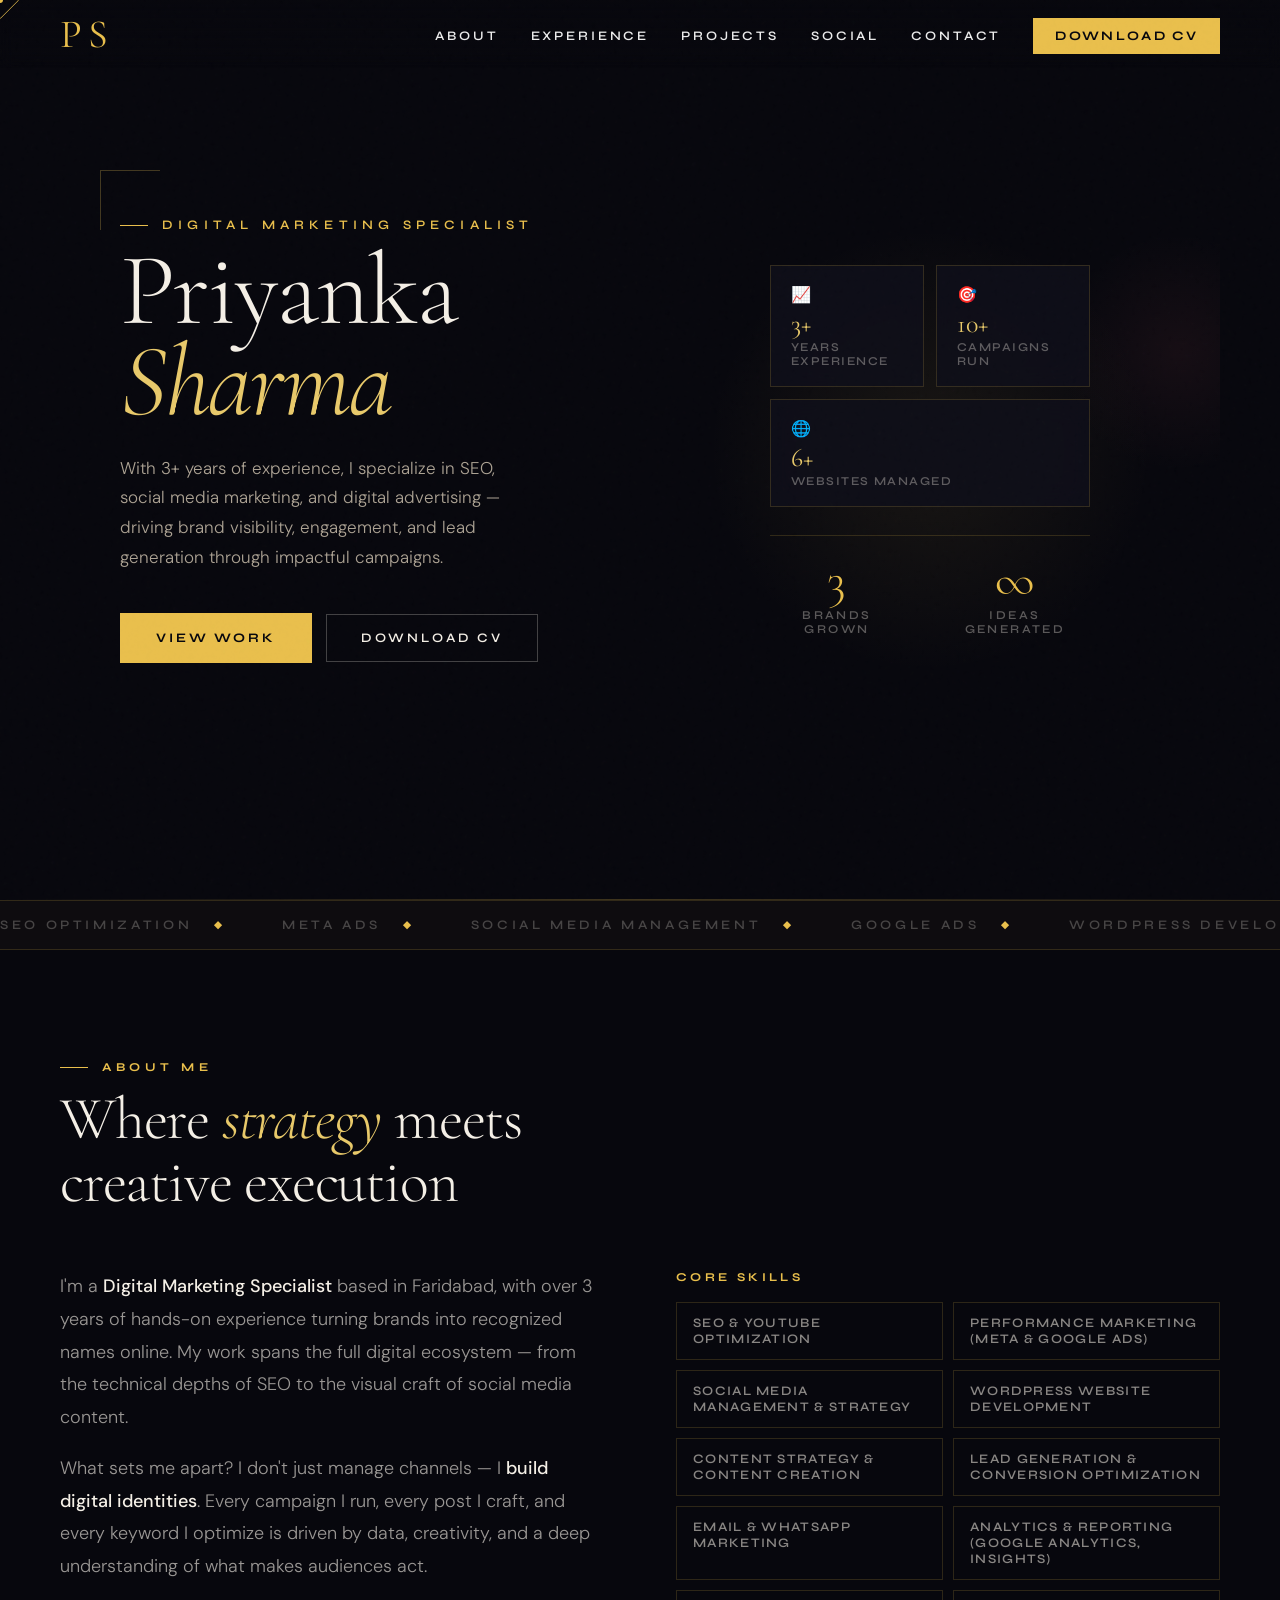
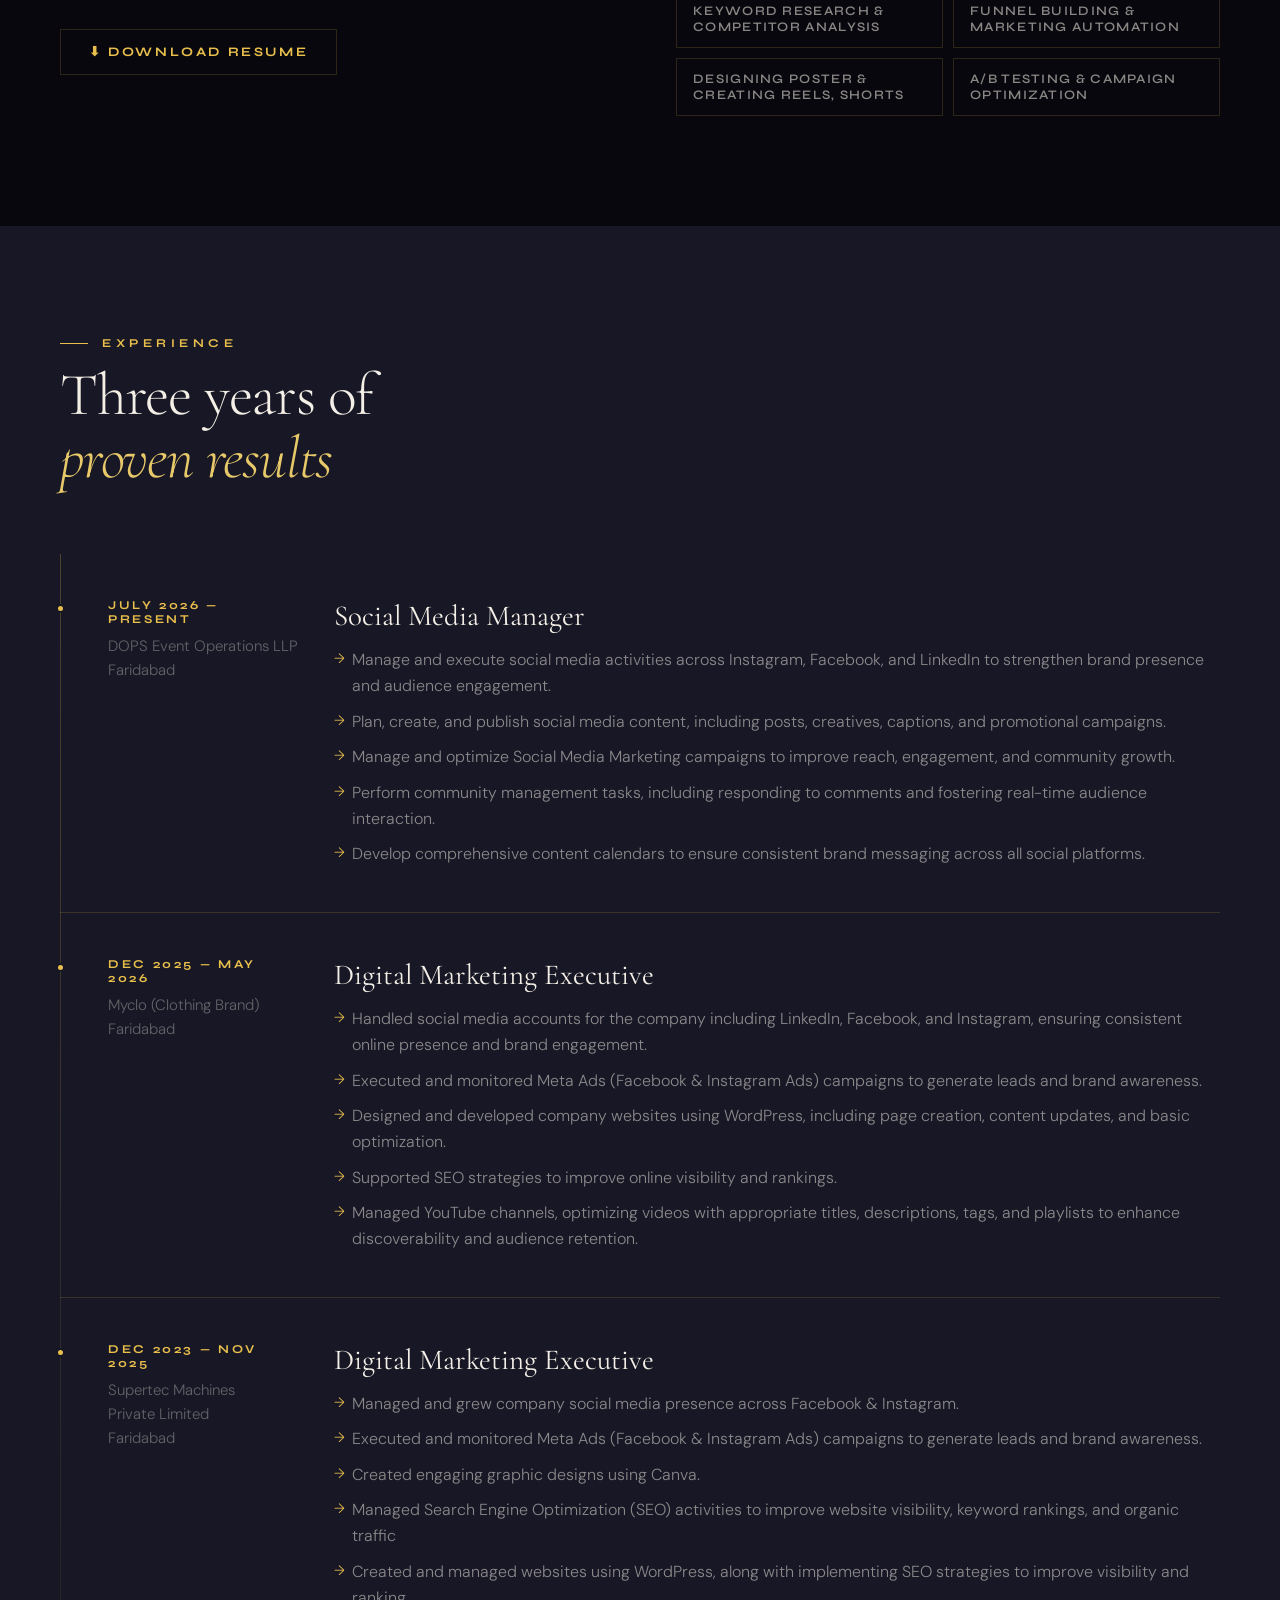
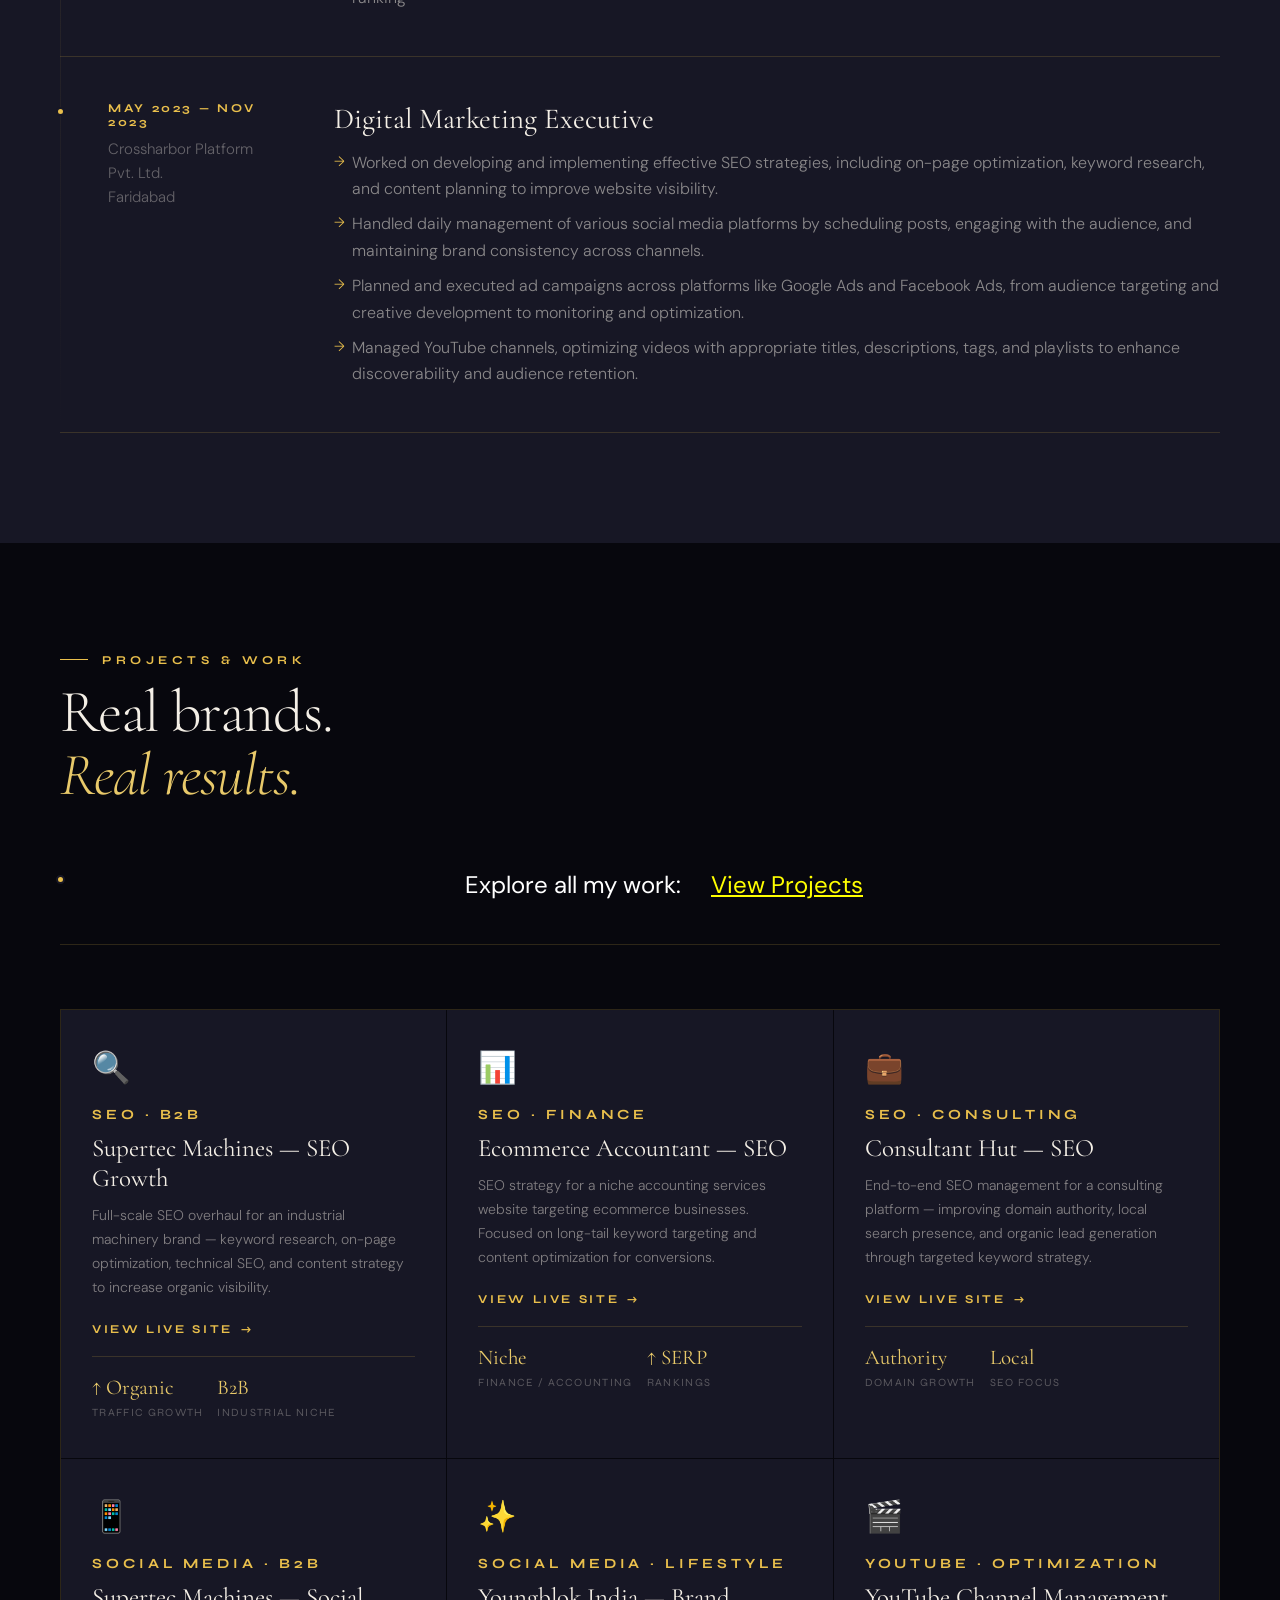
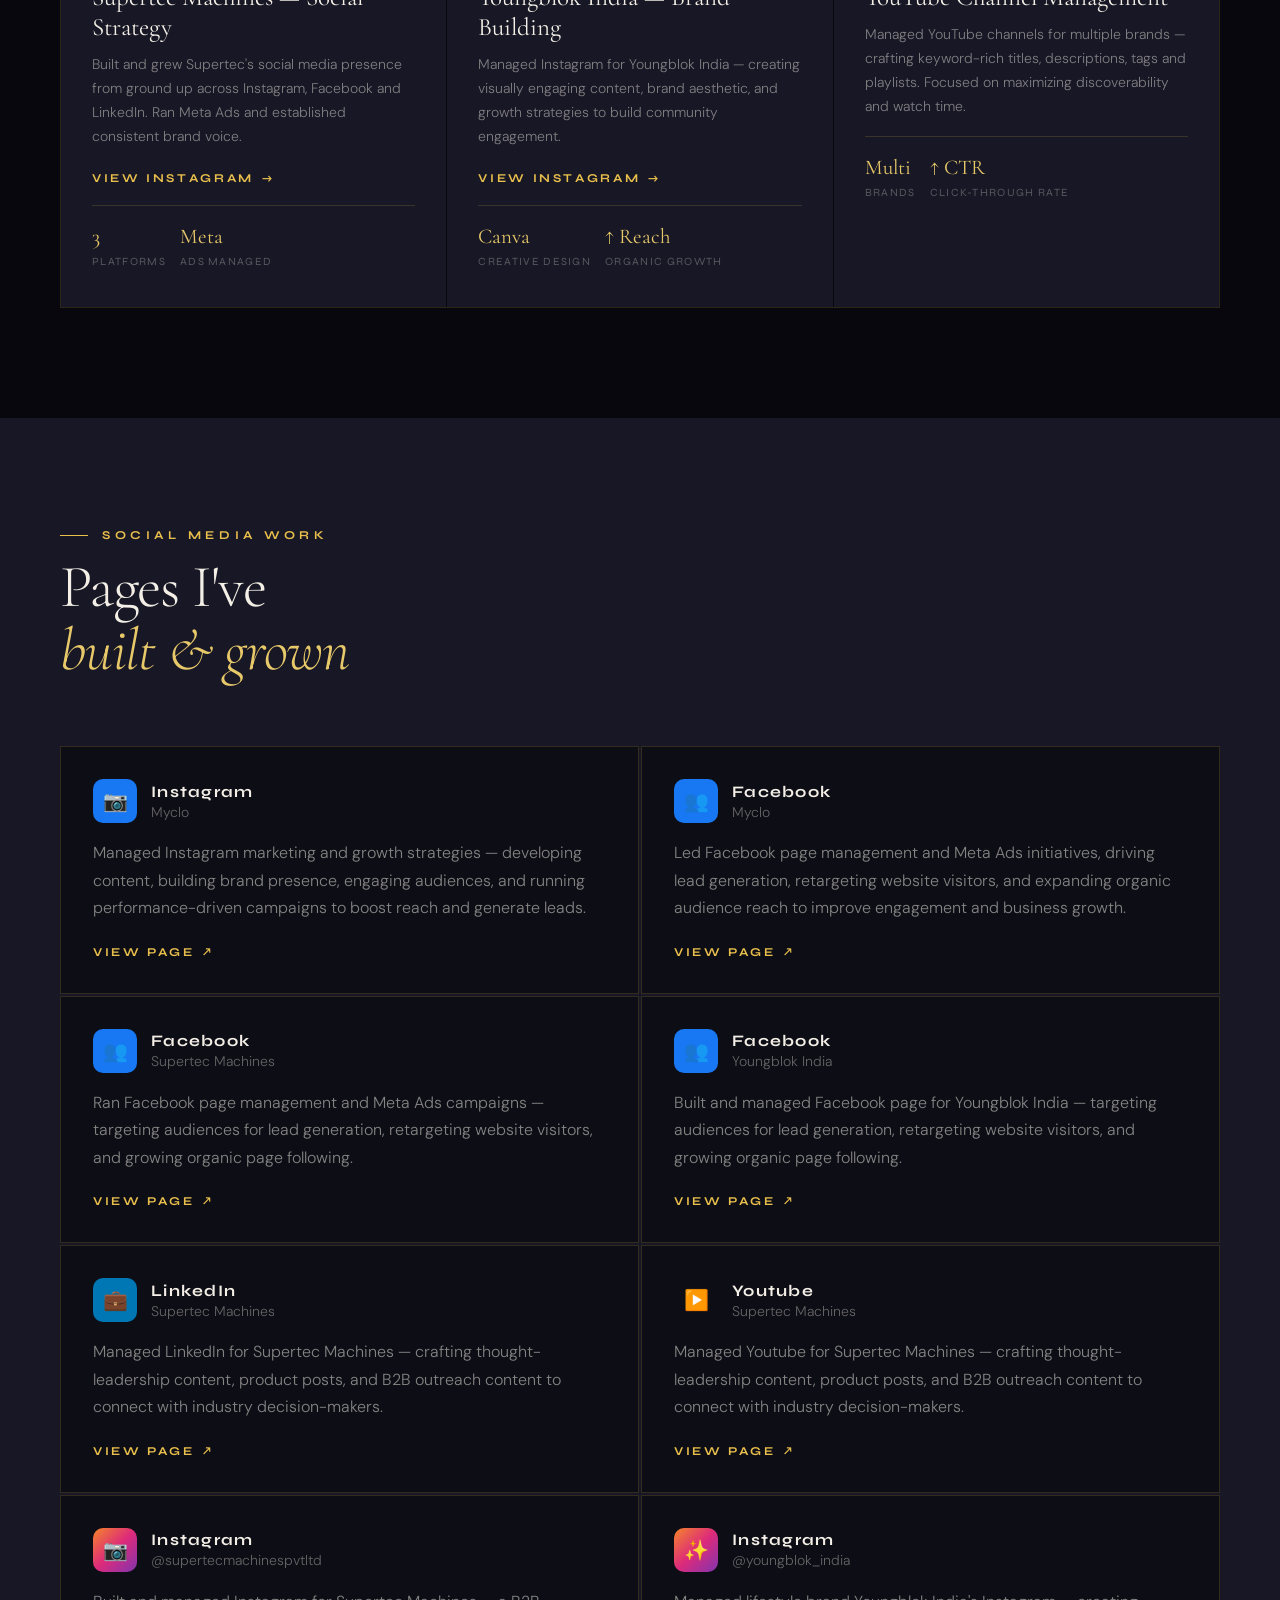
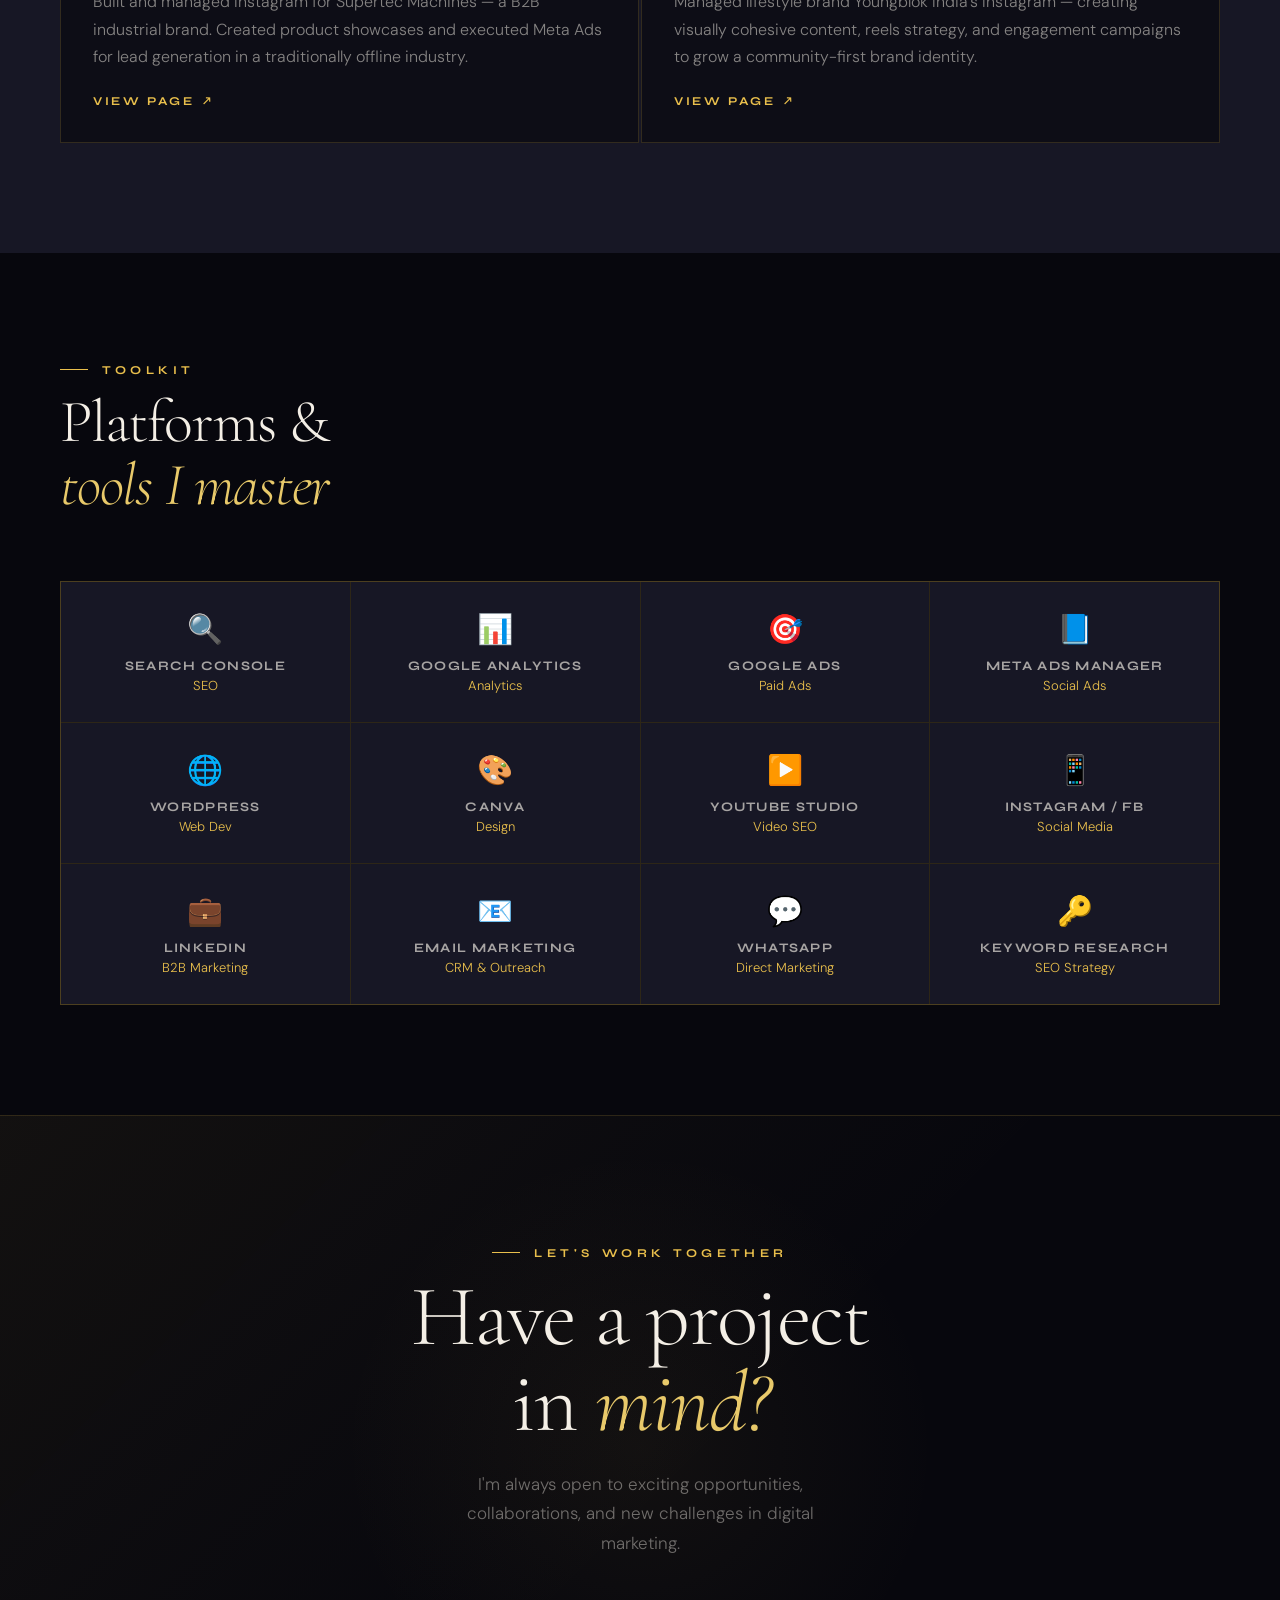
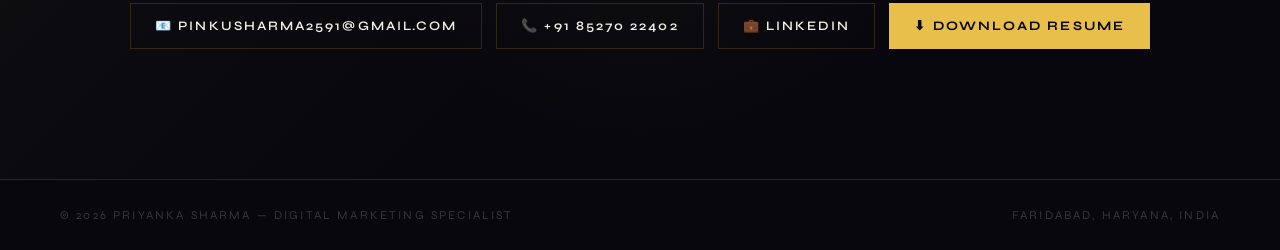
<file: index.html>
<!DOCTYPE html>
<html lang="en">
<head>
  <meta charset="UTF-8" />
  <meta name="viewport" content="width=device-width, initial-scale=1.0" />
  <title>Priyanka Sharma — Digital Marketing Specialist</title>
  <link rel="preconnect" href="https://fonts.googleapis.com" />
  <link href="https://fonts.googleapis.com/css2?family=Cormorant+Garamond:ital,wght@0,300;0,400;0,600;1,300;1,400&family=Syne:wght@400;500;600;700;800&family=DM+Sans:wght@300;400;500&display=swap" rel="stylesheet" />
  <link rel="stylesheet" href="style.css" />
</head>
<body>

  <div class="cursor-dot" id="cursorDot"></div>
  <div class="cursor-trail" id="cursorTrail"></div>

  <!-- NAV -->
  <nav id="mainNav">
    <div class="nav-logo">PS</div>
    <button class="nav-toggle" id="navToggle" aria-label="Toggle menu">
      <span></span><span></span><span></span>
    </button>
    <ul class="nav-links" id="navLinks">
      <li><a href="#about" class="nav-link">About</a></li>
      <li><a href="#experience" class="nav-link">Experience</a></li>
      <li><a href="#projects" class="nav-link">Projects</a></li>
      <li><a href="#social" class="nav-link">Social</a></li>
      <li><a href="#contact" class="nav-link">Contact</a></li>
      <li><a href="resume.pdf" download class="nav-resume">Download CV</a></li>
    </ul>
  </nav>

  <!-- MOBILE MENU OVERLAY -->
  <div class="mobile-overlay" id="mobileOverlay"></div>

  <!-- HERO -->
  <section class="hero">
    <div class="hero-left">
      <p class="hero-eyebrow">Digital Marketing Specialist</p>
      <h1 class="hero-name">Priyanka<br /><em>Sharma</em></h1>
      <p class="hero-tagline">
        With 3+ years of experience, I specialize in SEO, social media marketing, and digital advertising — driving brand visibility, engagement, and lead generation through impactful campaigns.
      </p>
      <div class="hero-cta">
        <a href="#projects" class="btn-primary">View Work</a>
        <a href="resume.pdf" download class="btn-ghost">Download CV</a>
      </div>
      <!-- <div class="hero-badges">
        <div class="badge">📈 SEO</div>
        <div class="badge">🎯 Meta Ads</div>
        <div class="badge">🌐 WordPress</div>
        <div class="badge">▶️ YouTube</div>
      </div> -->
    </div>

    <div class="hero-right">
      <div class="hero-visual">
        <div class="hero-bg-circle"></div>
        <div class="hero-bg-circle"></div>
      </div>
      <div class="hero-metrics-grid">
        <div class="metric-card">
          <div class="metric-icon">📈</div>
          <div class="metric-val">3+</div>
          <div class="metric-desc">Years Experience</div>
        </div>
        <div class="metric-card">
          <div class="metric-icon">🎯</div>
          <div class="metric-val">10+</div>
          <div class="metric-desc">Campaigns Run</div>
        </div>
        <div class="metric-card">
          <div class="metric-icon">🌐</div>
          <div class="metric-val">6+</div>
          <div class="metric-desc">Websites Managed</div>
        </div>
      </div>
      <div class="hero-stats">
        <div class="stat-item">
          <div class="stat-num">3</div>
          <div class="stat-label">Brands Grown</div>
        </div>
        <div class="stat-item">
          <div class="stat-num">∞</div>
          <div class="stat-label">Ideas Generated</div>
        </div>
      </div>
    </div>
    <div class="hero-line"></div>
  </section>

  <!-- MARQUEE -->
  <div class="marquee-section">
    <div class="marquee-track">
      <span class="marquee-item">SEO Optimization</span>
      <span class="marquee-item">Meta Ads</span>
      <span class="marquee-item">Social Media Management</span>
      <span class="marquee-item">Google Ads</span>
      <span class="marquee-item">WordPress Development</span>
      <span class="marquee-item">YouTube SEO</span>
      <span class="marquee-item">Content Marketing</span>
      <span class="marquee-item">Email Marketing</span>
      <span class="marquee-item">Canva Design</span>
      <span class="marquee-item">Lead Generation</span>
      <span class="marquee-item">Brand Strategy</span>
      <span class="marquee-item">WhatsApp Marketing</span>
      <span class="marquee-item">SEO Optimization</span>
      <span class="marquee-item">Meta Ads</span>
      <span class="marquee-item">Social Media Management</span>
      <span class="marquee-item">Google Ads</span>
      <span class="marquee-item">WordPress Development</span>
      <span class="marquee-item">YouTube SEO</span>
      <span class="marquee-item">Content Marketing</span>
      <span class="marquee-item">Email Marketing</span>
      <span class="marquee-item">Canva Design</span>
      <span class="marquee-item">Lead Generation</span>
      <span class="marquee-item">Brand Strategy</span>
      <span class="marquee-item">WhatsApp Marketing</span>
    </div>
  </div>

  <!-- ABOUT -->
  <section id="about">
    <p class="section-label reveal">About Me</p>
    <h2 class="section-title reveal">Where <em>strategy</em> meets<br />creative execution</h2>
    <div class="about-grid">
      <div class="about-text reveal">
        <p>I'm a <strong>Digital Marketing Specialist</strong> based in Faridabad, with over 3 years of hands-on experience turning brands into recognized names online. My work spans the full digital ecosystem — from the technical depths of SEO to the visual craft of social media content.</p>
        <p>What sets me apart? I don't just manage channels — I <strong>build digital identities</strong>. Every campaign I run, every post I craft, and every keyword I optimize is driven by data, creativity, and a deep understanding of what makes audiences act.</p>
        
        <a href="resume.pdf" download class="btn-resume">⬇ Download Resume</a>
      </div>
      <div class="reveal">
        <p class="skills-label">Core Skills</p>
        <div class="skills-grid">
          <div class="skill-chip">SEO &amp; YouTube Optimization</div>
          <div class="skill-chip">Performance Marketing (Meta &amp; Google Ads)</div>
          <div class="skill-chip">Social Media Management &amp; Strategy</div>
          <div class="skill-chip">WordPress Website Development</div>
          <div class="skill-chip">Content Strategy &amp; Content Creation</div>
          <div class="skill-chip">Lead Generation &amp; Conversion Optimization</div>
          <div class="skill-chip">Email &amp; WhatsApp Marketing</div>
          <div class="skill-chip">Analytics &amp; Reporting (Google Analytics, Insights)</div>
          <div class="skill-chip">Keyword Research &amp; Competitor Analysis</div>
          <div class="skill-chip">Funnel Building &amp; Marketing Automation</div>
          <div class="skill-chip">Designing Poster &amp; creating reels, Shorts</div>
          <div class="skill-chip">A/B Testing &amp; Campaign Optimization</div>
        </div>
      </div>
    </div>
  </section>

  <!-- EXPERIENCE -->
  <section id="experience">
    <p class="section-label reveal">Experience</p>
    <h2 class="section-title reveal">Three years of<br /><em>proven results</em></h2>
    <div class="exp-timeline">
      <div class="exp-item reveal">
        <div class="exp-meta">
          <div class="exp-period">July 2026 — Present</div>
          <div class="exp-company">DOPS Event Operations LLP<br />Faridabad</div>
        </div>
        <div>
          <h3 class="exp-role">Social Media Manager</h3>
          <ul class="exp-bullets">
            <li>Manage and execute social media activities across Instagram, Facebook, and LinkedIn to strengthen brand presence and audience engagement.</li>
            <li>Plan, create, and publish social media content, including posts, creatives, captions, and promotional campaigns.</li>
            <li>Manage and optimize Social Media Marketing campaigns to improve reach, engagement, and community growth.</li>
            <li>Perform community management tasks, including responding to comments and fostering real-time audience interaction.</li>
            <li>Develop comprehensive content calendars to ensure consistent brand messaging across all social platforms.</li>
          </ul>
        </div>
      </div>

      <div class="exp-item reveal">
        <div class="exp-meta">
          <div class="exp-period">Dec 2025 — May 2026</div>
          <div class="exp-company">Myclo (Clothing Brand)<br />Faridabad</div>
        </div>
        <div>
          <h3 class="exp-role">Digital Marketing Executive</h3>
          <ul class="exp-bullets">
            <li>Handled social media accounts for the company including LinkedIn, Facebook, and Instagram, ensuring consistent online presence and brand engagement.</li>
            <li>Executed and monitored Meta Ads (Facebook & Instagram Ads) campaigns to generate leads and brand awareness.</li>
            <li>Designed and developed company websites using WordPress, including page creation, content updates, and basic optimization.</li>
            <li>Supported SEO strategies to improve online visibility and rankings.</li>
            <li>Managed YouTube channels, optimizing videos with appropriate titles, descriptions, tags, and playlists to enhance discoverability and audience retention.</li>
          </ul>
        </div>
      </div>
      <div class="exp-item reveal">
        <div class="exp-meta">
          <div class="exp-period">Dec 2023 — Nov 2025</div>
          <div class="exp-company">Supertec Machines<br />Private Limited<br />Faridabad</div>
        </div>
        <div>
          <h3 class="exp-role">Digital Marketing Executive</h3>
          <ul class="exp-bullets">
            <li>Managed and grew company social media presence across Facebook & Instagram.</li>
            <li>Executed and monitored Meta Ads (Facebook & Instagram Ads) campaigns to generate leads and brand awareness.</li>
            <li>Created engaging graphic designs using Canva.</li>
            <li>Managed Search Engine Optimization (SEO) activities to improve website visibility, keyword rankings, and organic traffic</li>
            <li>Created and managed websites using WordPress, along with implementing SEO strategies to improve visibility and ranking</li>
          </ul>
        </div>
      </div>
      <div class="exp-item reveal">
        <div class="exp-meta">
          <div class="exp-period">May 2023 — Nov 2023</div>
          <div class="exp-company">Crossharbor Platform<br />Pvt. Ltd.<br />Faridabad</div>
        </div>
        <div>
          <h3 class="exp-role">Digital Marketing Executive</h3>
          <ul class="exp-bullets">
            <li>Worked on developing and implementing effective SEO strategies, including on-page optimization, keyword research, and content planning to improve website visibility.</li>
            <li>Handled daily management of various social media platforms by scheduling posts, engaging with the audience, and maintaining brand consistency across channels.</li>
            <li>Planned and executed ad campaigns across platforms like Google Ads and Facebook Ads, from audience targeting and creative development to monitoring and optimization.</li>
            <li>Managed YouTube channels, optimizing videos with appropriate titles, descriptions, tags, and playlists to enhance discoverability and audience retention.</li>
          </ul>
        </div>
      </div>
    </div>
  </section>

  <!-- PROJECTS -->
  <section id="projects">
    <p class="section-label reveal">Projects &amp; Work</p>
    <h2 class="section-title reveal">Real brands.<br /><em>Real results.</em></h2>

    <div class="exp-item reveal" style="display: flex; align-items: center; justify-content: center; gap: 30px;">

        <h2 style="margin: 0; font-style: new roman; font-weight: 400; font-size: 1.5rem; color: #fff;">
            Explore all my work:
        </h2>

        <a href="https://www.linkedin.com/in/priyanka-s-147006272/recent-activity/all/"
          target="_blank"
          style="color: yellow;">

            <h2 style="font-style: new roman; font-weight: 400; font-size: 1.5rem;">
                View Projects
            </h2>

        </a>

    </div>

    <div class="projects-grid">

      <div class="project-card reveal">
        <span class="project-icon">🔍</span>
        <div class="project-tag">SEO · B2B</div>
        <h3 class="project-name">Supertec Machines — SEO Growth</h3>
        <p class="project-desc">Full-scale SEO overhaul for an industrial machinery brand — keyword research, on-page optimization, technical SEO, and content strategy to increase organic visibility.</p>
        <a href="https://supertecmachines.in/" target="_blank" rel="noopener noreferrer" class="project-link">View Live Site</a>
        <div class="project-metrics">
          <div><span class="pm">↑ Organic</span><span class="pm-label">Traffic Growth</span></div>
          <div><span class="pm">B2B</span><span class="pm-label">Industrial Niche</span></div>
        </div>
      </div>

      <div class="project-card reveal">
        <span class="project-icon">📊</span>
        <div class="project-tag">SEO · Finance</div>
        <h3 class="project-name">Ecommerce Accountant — SEO</h3>
        <p class="project-desc">SEO strategy for a niche accounting services website targeting ecommerce businesses. Focused on long-tail keyword targeting and content optimization for conversions.</p>
        <a href="https://ecommerceaccountant.in/" target="_blank" rel="noopener noreferrer" class="project-link">View Live Site</a>
        <div class="project-metrics">
          <div><span class="pm">Niche</span><span class="pm-label">Finance / Accounting</span></div>
          <div><span class="pm">↑ SERP</span><span class="pm-label">Rankings</span></div>
        </div>
      </div>

      <div class="project-card reveal">
        <span class="project-icon">💼</span>
        <div class="project-tag">SEO · Consulting</div>
        <h3 class="project-name">Consultant Hut — SEO</h3>
        <p class="project-desc">End-to-end SEO management for a consulting platform — improving domain authority, local search presence, and organic lead generation through targeted keyword strategy.</p>
        <a href="https://consultanthut.com/" target="_blank" rel="noopener noreferrer" class="project-link">View Live Site</a>
        <div class="project-metrics">
          <div><span class="pm">Authority</span><span class="pm-label">Domain Growth</span></div>
          <div><span class="pm">Local</span><span class="pm-label">SEO Focus</span></div>
        </div>
      </div>

      <div class="project-card reveal">
        <span class="project-icon">📱</span>
        <div class="project-tag">Social Media · B2B</div>
        <h3 class="project-name">Supertec Machines — Social Strategy</h3>
        <p class="project-desc">Built and grew Supertec's social media presence from ground up across Instagram, Facebook and LinkedIn. Ran Meta Ads and established consistent brand voice.</p>
        <a href="https://www.instagram.com/supertecmachinespvtltd/" target="_blank" rel="noopener noreferrer" class="project-link">View Instagram</a>
        <div class="project-metrics">
          <div><span class="pm">3</span><span class="pm-label">Platforms</span></div>
          <div><span class="pm">Meta</span><span class="pm-label">Ads Managed</span></div>
        </div>
      </div>

      <div class="project-card reveal">
        <span class="project-icon">✨</span>
        <div class="project-tag">Social Media · Lifestyle</div>
        <h3 class="project-name">Youngblok India — Brand Building</h3>
        <p class="project-desc">Managed Instagram for Youngblok India — creating visually engaging content, brand aesthetic, and growth strategies to build community engagement.</p>
        <a href="https://www.instagram.com/youngblok_india/" target="_blank" rel="noopener noreferrer" class="project-link">View Instagram</a>
        <div class="project-metrics">
          <div><span class="pm">Canva</span><span class="pm-label">Creative Design</span></div>
          <div><span class="pm">↑ Reach</span><span class="pm-label">Organic Growth</span></div>
        </div>
      </div>

      <div class="project-card reveal">
        <span class="project-icon">🎬</span>
        <div class="project-tag">YouTube · Optimization</div>
        <h3 class="project-name">YouTube Channel Management</h3>
        <p class="project-desc">Managed YouTube channels for multiple brands — crafting keyword-rich titles, descriptions, tags and playlists. Focused on maximizing discoverability and watch time.</p>
        <div class="project-metrics">
          <div><span class="pm">Multi</span><span class="pm-label">Brands</span></div>
          <div><span class="pm">↑ CTR</span><span class="pm-label">Click-Through Rate</span></div>
        </div>
      </div>

    </div>
  </section>

  <!-- SOCIAL MEDIA -->
  <section id="social">
    <p class="section-label reveal">Social Media Work</p>
    <h2 class="section-title reveal">Pages I've<br /><em>built &amp; grown</em></h2>
    <div class="social-showcase">
      <!-- Myclo -->
      <div class="social-platform reveal">
        <div class="platform-header">
          <div class="platform-icon fb">📷</div>
          <div>
            <div class="platform-name">Instagram</div>
            <div class="platform-handle">Myclo</div>
          </div>
        </div>
        <p class="platform-desc">Managed Instagram marketing and growth strategies — developing content, building brand presence, engaging audiences, and running performance-driven campaigns to boost reach and generate leads.</p>
        <a href="https://www.instagram.com/myclo.in?igsh=eHFmaHN0NjB5Nmd3" target="_blank" rel="noopener noreferrer" class="platform-link">View Page</a>
      </div>
      <!-- Myclo -->
      <div class="social-platform reveal">
        <div class="platform-header">
          <div class="platform-icon fb">👥</div>
          <div>
            <div class="platform-name">Facebook</div>
            <div class="platform-handle">Myclo</div>
          </div>
        </div>
        <p class="platform-desc">Led Facebook page management and Meta Ads initiatives, driving lead generation, retargeting website visitors, and expanding organic audience reach to improve engagement and business growth.</p>
        <a href="https://www.facebook.com/share/1BTgTJUf9e/" target="_blank" rel="noopener noreferrer" class="platform-link">View Page</a>
      </div>

      <div class="social-platform reveal">
        <div class="platform-header">
          <div class="platform-icon fb">👥</div>
          <div>
            <div class="platform-name">Facebook</div>
            <div class="platform-handle">Supertec Machines</div>
          </div>
        </div>
        <p class="platform-desc">Ran Facebook page management and Meta Ads campaigns — targeting audiences for lead generation, retargeting website visitors, and growing organic page following.</p>
        <a href="https://www.facebook.com/profile.php?id=100063689182638" target="_blank" rel="noopener noreferrer" class="platform-link">View Page</a>
      </div>
      <!-- young block face book -->
      <div class="social-platform reveal">
        <div class="platform-header">
          <div class="platform-icon fb">👥</div>
          <div>
            <div class="platform-name">Facebook</div>
            <div class="platform-handle">Youngblok India</div>
          </div>
        </div>
        <p class="platform-desc">Built and managed Facebook page for Youngblok India — targeting audiences for lead generation, retargeting website visitors, and growing organic page following.</p>
        <a href="https://www.facebook.com/share/1CjeyEXDLN/" target="_blank" rel="noopener noreferrer" class="platform-link">View Page</a>
      </div>
     <!-- linkedin -->
      <div class="social-platform reveal">
        <div class="platform-header">
          <div class="platform-icon li">💼</div>
          <div>
            <div class="platform-name">LinkedIn</div>
            <div class="platform-handle">Supertec Machines</div>
          </div>
        </div>
        <p class="platform-desc">Managed LinkedIn for Supertec Machines — crafting thought-leadership content, product posts, and B2B outreach content to connect with industry decision-makers.</p>
        <a href="https://www.linkedin.com/company/110881069/" target="_blank" rel="noopener noreferrer" class="platform-link">View Page</a>
      </div>
      <!-- Youtube -->
      <div class="social-platform reveal">
        <div class="platform-header">
          <div class="platform-icon yt">▶️</div>
          <div>
            <div class="platform-name">Youtube</div>
            <div class="platform-handle">Supertec Machines</div>
          </div>
        </div>
        <p class="platform-desc">Managed Youtube for Supertec Machines — crafting thought-leadership content, product posts, and B2B outreach content to connect with industry decision-makers.</p>
        <a href="https://youtube.com/@supertecmachines1984?si=lJX7kaq7aN4XGaYu" target="_blank" rel="noopener noreferrer" class="platform-link">View Page</a>
      </div>

      <div class="social-platform reveal">
        <div class="platform-header">
          <div class="platform-icon ig">📷</div>
          <div>
            <div class="platform-name">Instagram</div>
            <div class="platform-handle">@supertecmachinespvtltd</div>
          </div>
        </div>
        <p class="platform-desc">Built and managed Instagram for Supertec Machines — a B2B industrial brand. Created product showcases and executed Meta Ads for lead generation in a traditionally offline industry.</p>
        <a href="https://www.instagram.com/supertecmachinespvtltd/" target="_blank" rel="noopener noreferrer" class="platform-link">View Page</a>
      </div>
      <div class="social-platform reveal">
        <div class="platform-header">
          <div class="platform-icon ig">✨</div>
          <div>
            <div class="platform-name">Instagram</div>
            <div class="platform-handle">@youngblok_india</div>
          </div>
        </div>
        <p class="platform-desc">Managed lifestyle brand Youngblok India's Instagram — creating visually cohesive content, reels strategy, and engagement campaigns to grow a community-first brand identity.</p>
        <a href="https://www.instagram.com/youngblok_india/" target="_blank" rel="noopener noreferrer" class="platform-link">View Page</a>
      </div>

      
    </div>
  </section>

  <!-- TOOLS -->
  <section id="tools">
    <p class="section-label reveal">Toolkit</p>
    <h2 class="section-title reveal">Platforms &amp;<br /><em>tools I master</em></h2>
    <div class="tools-grid reveal">
      <div class="tool-item"><span class="tool-emoji">🔍</span><div class="tool-name">Search Console</div><div class="tool-cat">SEO</div></div>
      <div class="tool-item"><span class="tool-emoji">📊</span><div class="tool-name">Google Analytics</div><div class="tool-cat">Analytics</div></div>
      <div class="tool-item"><span class="tool-emoji">🎯</span><div class="tool-name">Google Ads</div><div class="tool-cat">Paid Ads</div></div>
      <div class="tool-item"><span class="tool-emoji">📘</span><div class="tool-name">Meta Ads Manager</div><div class="tool-cat">Social Ads</div></div>
      <div class="tool-item"><span class="tool-emoji">🌐</span><div class="tool-name">WordPress</div><div class="tool-cat">Web Dev</div></div>
      <div class="tool-item"><span class="tool-emoji">🎨</span><div class="tool-name">Canva</div><div class="tool-cat">Design</div></div>
      <div class="tool-item"><span class="tool-emoji">▶️</span><div class="tool-name">YouTube Studio</div><div class="tool-cat">Video SEO</div></div>
      <div class="tool-item"><span class="tool-emoji">📱</span><div class="tool-name">Instagram / FB</div><div class="tool-cat">Social Media</div></div>
      <div class="tool-item"><span class="tool-emoji">💼</span><div class="tool-name">LinkedIn</div><div class="tool-cat">B2B Marketing</div></div>
      <div class="tool-item"><span class="tool-emoji">📧</span><div class="tool-name">Email Marketing</div><div class="tool-cat">CRM &amp; Outreach</div></div>
      <div class="tool-item"><span class="tool-emoji">💬</span><div class="tool-name">WhatsApp</div><div class="tool-cat">Direct Marketing</div></div>
      <div class="tool-item"><span class="tool-emoji">🔑</span><div class="tool-name">Keyword Research</div><div class="tool-cat">SEO Strategy</div></div>
    </div>
  </section>

  <!-- CONTACT -->
  <section id="contact">
    <p class="section-label reveal" style="justify-content:center">Let's Work Together</p>
    <h2 class="contact-big reveal">Have a project<br />in <em>mind?</em></h2>
    <p class="contact-sub reveal">I'm always open to exciting opportunities, collaborations, and new challenges in digital marketing.</p>
    <div class="contact-links reveal">
      <a href="mailto:pinkusharma2591@gmail.com" class="contact-pill">📧 pinkusharma2591@gmail.com</a>
      <a href="tel:8527022402" class="contact-pill">📞 +91 85270 22402</a>
      <a href="https://www.linkedin.com/in/priyanka-s-147006272/" target="_blank" rel="noopener noreferrer" class="contact-pill">💼 LinkedIn</a>
      <a href="resume.pdf" download class="contact-pill contact-pill-gold">⬇ Download Resume</a>
    </div>
  </section>

  <!-- FOOTER -->
  <footer>
    <p>© 2026 Priyanka Sharma — Digital Marketing Specialist</p>
    <p>Faridabad, Haryana, India</p>
  </footer>

  <script src="script.js"></script>
</body>
</html>
</file>
<file: style.css>
/* ============================================
   PRIYANKA SHARMA — PORTFOLIO  style.css
   ============================================ */

:root {
  --ink: #07070d;
  --cream: #f4efe6;
  --gold: #e9bf4c;
  --gold-light: #e8c96a;
  --gold-dim: rgba(235, 192, 75, 0.15);
  --card-bg: #171725;
  --card-border: rgba(215, 176, 70, 0.18);
  --muted: rgba(239, 226, 202, 0.716);
}

*,*::before,*::after { margin:0; padding:0; box-sizing:border-box; }
html { scroll-behavior:smooth; }

body {
  background: var(--ink);
  color: var(--cream);
  font-family: 'DM Sans', sans-serif;
  font-weight: 300;
  overflow-x: hidden;
  cursor: none;
}

/* Noise */
body::after {
  content:''; position:fixed; inset:0;
  background-image:url("data:image/svg+xml,%3Csvg viewBox='0 0 200 200' xmlns='http://www.w3.org/2000/svg'%3E%3Cfilter id='n'%3E%3CfeTurbulence type='fractalNoise' baseFrequency='0.85' numOctaves='4' stitchTiles='stitch'/%3E%3C/filter%3E%3Crect width='100%25' height='100%25' filter='url(%23n)' opacity='0.035'/%3E%3C/svg%3E");
  pointer-events:none; z-index:9990; opacity:0.5;
}

/* ===================== CURSOR ===================== */
.cursor-dot {
  position:fixed; width:6px; height:6px;
  background:var(--gold); border-radius:50%;
  pointer-events:none; z-index:9999;
  transform:translate(-50%,-50%);
  transition:transform 0.08s ease, background 0.2s ease;
}
.cursor-trail {
  position:fixed; width:28px; height:28px;
  border:1.5px solid var(--gold);
  border-radius:2px;
  pointer-events:none; z-index:9998;
  transform:translate(-50%,-50%) rotate(45deg);
  transition:all 0.18s ease;
  opacity:0.7;
}
.cursor-trail.active {
  transform:translate(-50%,-50%) rotate(45deg) scale(1.6);
  border-color:var(--gold-light);
  opacity:1;
}
body:hover .cursor-dot { transform:translate(-50%,-50%) scale(1); }

/* ===================== NAV ===================== */
nav {
  position:fixed; top:0; left:0; right:0; z-index:500;
  display:flex; align-items:center; justify-content:space-between;
  padding:10px 60px;
  background:linear-gradient(to bottom,rgba(7,7,13,0.98) 0%,transparent 100%);
  backdrop-filter:blur(8px);
  transition:padding 0.3s ease;
}
nav.scrolled { padding:6px 60px; background:rgba(7,7,13,0.97); }

.nav-logo {
  font-family:'Cormorant Garamond',serif;
  font-size:40px; font-weight:400; letter-spacing:0.15em;
  color:var(--gold); text-decoration:none;
}

.nav-links {
  display:flex; gap:32px; list-style:none; align-items:center;
}
.nav-links a {
  font-family:'Syne',sans-serif; font-size:13px; font-weight:600;
  letter-spacing:0.22em; text-transform:uppercase;
  color:rgba(255, 255, 255, 0.927); text-decoration:none;
  transition:color 0.3s ease;
}
.nav-links a:hover { color:var(--gold); }

.nav-resume {
  font-family:'Syne',sans-serif !important; font-size:13px !important;
  font-weight:700 !important; letter-spacing:0.18em !important;
  text-transform:uppercase !important;
  color:var(--ink) !important;
  background:var(--gold);
  padding:10px 22px;
  text-decoration:none;
  transition:background 0.3s ease, transform 0.2s ease !important;
}
.nav-resume:hover { background:var(--gold-light) !important; transform:translateY(-1px) !important; }

/* Hamburger */
.nav-toggle {
  display:none; flex-direction:column; gap:5px;
  background:none; border:none; cursor:none; padding:4px;
}
.nav-toggle span {
  display:block; width:22px; height:1.5px;
  background:var(--cream); transition:all 0.3s ease;
}
.nav-toggle.open span:nth-child(1) { transform:translateY(6.5px) rotate(45deg); }
.nav-toggle.open span:nth-child(2) { opacity:0; }
.nav-toggle.open span:nth-child(3) { transform:translateY(-6.5px) rotate(-45deg); }

/* Mobile overlay */
.mobile-overlay {
  display:none; position:fixed; inset:0;
  background:rgba(7,7,13,0.6); z-index:400;
}
.mobile-overlay.show { display:block; }

/* ===================== HERO ===================== */
.hero {
  min-height:100vh;
  display:grid; grid-template-columns:1fr 1fr;
  position:relative; overflow:hidden;
}

.hero-left {
  display:flex; flex-direction:column; justify-content:center;
  padding:60px 60px 80px;
  position:relative; z-index:2;
}

.hero-eyebrow {
  font-family:'Syne',sans-serif; font-size:13px; font-weight:600;
  letter-spacing:0.4em; text-transform:uppercase;
  color:var(--gold); margin-bottom:12px;  /* REDUCED from 20px to 12px */
  opacity:0; animation:fadeUp 0.8s 0.3s forwards;
  display:flex; align-items:center; gap:14px;
}
.hero-eyebrow::before {
  content:''; display:inline-block;
  width:28px; height:1px; background:var(--gold);
}

.hero-name {
  font-family:'Cormorant Garamond',serif;
  font-size:clamp(58px,8vw,108px);
  font-weight:300; line-height:0.88;
  letter-spacing:-0.02em;
  opacity:0; animation:fadeUp 0.9s 0.5s forwards;
}
.hero-name em { font-style:italic; color:var(--gold-light); display:block; }

.hero-tagline {
  margin-top:28px; font-size:17px; font-weight:300;
  color:var(--muted); line-height:1.75; max-width:380px;
  opacity:0; animation:fadeUp 0.9s 0.7s forwards;
}

.hero-cta {
  margin-top:40px; display:flex; gap:14px; align-items:center; flex-wrap:wrap;
  opacity:0; animation:fadeUp 0.9s 0.9s forwards;
}

.btn-primary {
  font-family:'Syne',sans-serif; font-size:13px; font-weight:700;
  letter-spacing:0.22em; text-transform:uppercase;
  color:var(--ink); background:var(--gold);
  padding:15px 34px; text-decoration:none; cursor:none;
  transition:background 0.3s, transform 0.2s;
  border:2px solid var(--gold);
}
.btn-primary:hover { background:var(--gold-light); border-color:var(--gold-light); transform:translateY(-2px); }

.btn-ghost {
  font-family:'Syne',sans-serif; font-size:13px; font-weight:600;
  letter-spacing:0.22em; text-transform:uppercase;
  color:var(--cream); border:1px solid rgba(244,239,230,0.25);
  padding:15px 34px; text-decoration:none; cursor:none;
  transition:border-color 0.3s, color 0.3s;
}
.btn-ghost:hover { border-color:var(--gold); color:var(--gold); }

.btn-resume {
  display:inline-flex; align-items:center; gap:8px;
  font-family:'Syne',sans-serif; font-size:13px; font-weight:700;
  letter-spacing:0.2em; text-transform:uppercase;
  color:var(--gold); border:1px solid var(--card-border);
  padding:14px 28px; text-decoration:none; cursor:none;
  margin-top:28px;
  transition:all 0.3s ease;
}
.btn-resume:hover { background:var(--gold-dim); border-color:var(--gold); color:var(--gold-light); }

/* .hero-badges {
  display:flex; flex-wrap:wrap; gap:10px; margin-top:28px;
  opacity:0; animation:fadeUp 0.9s 1.1s forwards;
} */
.badge {
  font-family:'Syne',sans-serif; font-size:12px; font-weight:600;
  letter-spacing:0.15em; text-transform:uppercase;
  color:rgba(244,239,230,0.5);
  border:1px solid rgba(201,168,76,0.2);
  padding:7px 14px;
  transition:all 0.3s ease;
}
.badge:hover { color:var(--gold); border-color:var(--gold); background:var(--gold-dim); }

/* Hero Right */
.hero-right {
  position:relative;
  display:flex; flex-direction:column;
  justify-content:center; align-items:center;
  padding:80px 48px 80px;
  gap:28px; overflow:hidden;
}

.hero-visual {
  position:absolute; inset:0;
  pointer-events:none; z-index:0;
}

.hero-bg-circle {
  position:absolute;
  width:460px; height:460px;
  border-radius:50%;
  background:radial-gradient(circle, rgba(201,168,76,0.09) 0%, transparent 68%);
  top:50%; left:50%;
  transform:translate(-50%,-50%);
  animation:pulse 5s ease-in-out infinite;
}
.hero-bg-circle:nth-child(2) {
  width:240px; height:240px;
  background:radial-gradient(circle, rgba(212,96,106,0.07) 0%, transparent 70%);
  top:18%; left:72%; transform:none;
  animation-delay:2.5s;
}

.hero-metrics-grid {
  position:relative; z-index:1;
  display:grid; grid-template-columns:1fr 1fr;
  gap:12px; width:100%; max-width:320px;
  opacity:0; animation:fadeUp 0.9s 1.1s forwards;
}
.hero-metrics-grid .metric-card:last-child { grid-column:1/-1; }

.metric-card {
  background:rgba(15,15,24,0.92);
  border:1px solid var(--card-border);
  backdrop-filter:blur(14px);
  padding:18px 20px;
  animation:floatCard 7s ease-in-out infinite;
  transition:border-color 0.3s ease;
}
.metric-card:hover { border-color:rgba(201,168,76,0.45); }
.metric-card:nth-child(2) { animation-delay:2s; }
.metric-card:nth-child(3) { animation-delay:4s; }

.metric-icon { font-size:16px; margin-bottom:6px; }
.metric-val {
  font-family:'Cormorant Garamond',serif;
  font-size:26px; font-weight:400;
  color:var(--gold-light); line-height:1;
}
.metric-desc {
  font-family:'Syne',sans-serif; font-size:12px; font-weight:600;
  letter-spacing:0.12em; text-transform:uppercase;
  color:rgba(244,239,230,0.35); margin-top:3px;
}

.hero-stats {
  position:relative; z-index:1;
  display:flex; flex-direction:row; gap:36px;
  justify-content:center;
  width:100%; max-width:320px;
  padding-top:20px;
  border-top:1px solid var(--card-border);
  opacity:0; animation:fadeUp 0.9s 1.4s forwards;
}
.stat-item { text-align:center; }
.stat-num {
  font-family:'Cormorant Garamond',serif;
  font-size:48px; font-weight:300;
  color:var(--gold); line-height:1;
}
.stat-label {
  font-family:'Syne',sans-serif; font-size:12px; font-weight:600;
  letter-spacing:0.2em; text-transform:uppercase;
  color:rgba(244,239,230,0.35); margin-top:4px;
}

.hero-line {
  position:absolute; bottom:0; left:0; right:0;
  height:1px;
  background:linear-gradient(to right,transparent,var(--gold),transparent);
  opacity:0.25;
}

/* Decorative corner */
/* Option 1: Remove entirely by commenting out or deleting */

/* Option 2: Adjust position */
.hero-left::before {
  content:''; position:absolute;
  top:60px; left:40px;  /* REDUCED from 80px to 60px */
  width:60px; height:60px;
  border-top:1px solid rgba(201,168,76,0.3);
  border-left:1px solid rgba(201,168,76,0.3);
}

/* ===================== MARQUEE ===================== */
.marquee-section {
  border-top:1px solid var(--card-border);
  border-bottom:1px solid var(--card-border);
  overflow:hidden; padding:16px 0;
  background:rgba(201,168,76,0.03);
}
.marquee-track {
  display:flex; gap:56px;
  animation:marqueeScroll 22s linear infinite;
  width:max-content;
}
.marquee-item {
  font-family:'Syne',sans-serif; font-size:13px; font-weight:600;
  letter-spacing:0.28em; text-transform:uppercase;
  color:rgba(244,239,230,0.25); white-space:nowrap;
  display:flex; align-items:center; gap:22px;
}
.marquee-item::after { content:'◆'; color:var(--gold); font-size:10px; }

/* ===================== SECTIONS ===================== */
section { padding:110px 60px; }

.section-label {
  font-family:'Syne',sans-serif; font-size:12px; font-weight:700;
  letter-spacing:0.38em; text-transform:uppercase; color:var(--gold);
  margin-bottom:14px;
  display:flex; align-items:center; gap:14px;
}
.section-label::before {
  content:''; display:inline-block;
  width:28px; height:1px; background:var(--gold);
}

.section-title {
  font-family:'Cormorant Garamond',serif;
  font-size:clamp(34px,5vw,60px);
  font-weight:300; line-height:1.05;
  letter-spacing:-0.02em; margin-bottom:18px;
}
.section-title em { font-style:italic; color:var(--gold-light); }

/* ===================== ABOUT ===================== */
.about-grid {
  display:grid; grid-template-columns:1fr 1fr;
  gap:72px; margin-top:56px;
}
.about-text p {
  font-size:18px; line-height:1.82;
  color:rgba(244,239,230,0.62); margin-bottom:18px;
}
.about-text p strong { color:var(--cream); font-weight:500; }

.skills-label {
  font-family:'Syne',sans-serif; font-size:12px; font-weight:700;
  letter-spacing:0.28em; text-transform:uppercase;
  color:var(--gold); margin-bottom:18px;
}
.skills-grid { display:grid; grid-template-columns:1fr 1fr; gap:10px; }

.skill-chip {
  border:1px solid var(--card-border);
  padding:12px 16px;
  font-family:'Syne',sans-serif; font-size:13px; font-weight:600;
  letter-spacing:0.1em; text-transform:uppercase;
  color:rgba(244,239,230,0.55);
  transition:all 0.3s ease;
  position:relative; overflow:hidden;
  cursor:default;
}
.skill-chip::before {
  content:''; position:absolute; left:0; top:0; bottom:0;
  width:2px; background:var(--gold);
  transform:scaleY(0); transition:transform 0.3s ease; transform-origin:bottom;
}
.skill-chip:hover { border-color:rgba(201,168,76,0.45); color:var(--cream); background:var(--gold-dim); }
.skill-chip:hover::before { transform:scaleY(1); }

/* ===================== EXPERIENCE ===================== */
#experience { background:var(--card-bg); }

.exp-timeline {
  margin-top:64px; position:relative;
  display:flex; flex-direction:column;
}
.exp-timeline::before {
  content:''; position:absolute; left:0; top:0; bottom:0;
  width:1px;
  background:linear-gradient(to bottom,var(--gold),transparent);
  opacity:0.25;
}

.exp-item {
  padding:44px 0 44px 48px;
  border-bottom:1px solid var(--card-border);
  display:grid; grid-template-columns:190px 1fr;
  gap:36px; position:relative;
  transition:background 0.3s ease;
}
.exp-item:hover { background:rgba(201,168,76,0.025); }
.exp-item::before {
  content:''; position:absolute;
  left:-4px; top:50px;
  width:9px; height:9px; border-radius:50%;
  background:var(--gold); border:2px solid var(--card-bg);
}

.exp-period {
  font-family:'Syne',sans-serif; font-size:12px; font-weight:700;
  letter-spacing:0.22em; text-transform:uppercase;
  color:var(--gold); margin-bottom:8px;
}
.exp-company { font-size:15px; color:rgba(244,239,230,0.35); line-height:1.6; }
.exp-role {
  font-family:'Cormorant Garamond',serif;
  font-size:29px; font-weight:400; margin-bottom:14px;
}
.exp-bullets { list-style:none; display:flex; flex-direction:column; gap:9px; }
.exp-bullets li {
  font-size:16px; color:rgba(244,239,230,0.52); line-height:1.65;
  padding-left:18px; position:relative;
}
.exp-bullets li::before {
  content:'→'; position:absolute; left:0;
  color:var(--gold); font-size:14px;
}

/* ===================== PROJECTS ===================== */
.projects-grid {
  display:grid; grid-template-columns:repeat(3,1fr);
  gap:1px; margin-top:64px;
  border:1px solid var(--card-border);
}

.project-card {
  background:var(--card-bg);
  padding:36px 30px;
  border:1px solid transparent;
  transition:all 0.4s ease;
  position:relative; overflow:hidden;
}
.project-card::after {
  content:''; position:absolute; inset:0;
  background:linear-gradient(135deg,rgba(201,168,76,0.05) 0%,transparent 55%);
  opacity:0; transition:opacity 0.4s ease;
}
.project-card:hover { border-color:var(--card-border); transform:translateY(-3px); }
.project-card:hover::after { opacity:1; }

/* Gold top-line accent on hover */
.project-card::before {
  content:''; position:absolute; top:0; left:0; right:0;
  height:2px; background:var(--gold);
  transform:scaleX(0); transition:transform 0.4s ease; transform-origin:left;
}
.project-card:hover::before { transform:scaleX(1); }

.project-icon { font-size:31px; margin-bottom:18px; display:block; }
.project-tag {
  font-family:'Syne',sans-serif; font-size:14px; font-weight:700;
  letter-spacing:0.28em; text-transform:uppercase;
  color:var(--gold); margin-bottom:10px;
}
.project-name {
  font-family:'Cormorant Garamond',serif;
  font-size:25px; font-weight:400; margin-bottom:10px; line-height:1.2;
}
.project-desc {
  font-size:14px; color:rgba(244,239,230,0.48);
  line-height:1.72; margin-bottom:18px;
}
.project-link {
  font-family:'Syne',sans-serif; font-size:12px; font-weight:700;
  letter-spacing:0.22em; text-transform:uppercase;
  color:var(--gold); text-decoration:none;
  display:inline-flex; align-items:center; gap:8px;
  transition:gap 0.3s ease, color 0.3s ease;
  position:relative; z-index:2;
}
.project-link:hover { gap:14px; color:var(--gold-light); }
.project-link::after { content:'→'; }

.project-metrics {
  display:flex; gap:14px; margin-top:18px;
  padding-top:18px; border-top:1px solid var(--card-border);
}
.pm {
  font-family:'Cormorant Garamond',serif;
  font-size:21px; font-weight:400;
  color:var(--gold-light); display:block;
}
.pm-label {
  font-family:'Syne',sans-serif; font-size:11px;
  color:rgba(244,239,230,0.3); letter-spacing:0.12em; text-transform:uppercase;
}

/* ===================== SOCIAL ===================== */
#social { background:var(--card-bg); }

.social-showcase {
  display:grid; grid-template-columns:1fr 1fr;
  gap:2px; margin-top:64px;
}
.social-platform {
  background:rgba(7,7,13,0.6);
  border:1px solid var(--card-border);
  padding:32px; position:relative; overflow:hidden;
  transition:all 0.3s ease;
}
.social-platform::before {
  content:''; position:absolute; bottom:0; left:0; right:0;
  height:1px;
  background:linear-gradient(to right,transparent,var(--gold),transparent);
  opacity:0; transition:opacity 0.3s ease;
}
.social-platform:hover { border-color:rgba(201,168,76,0.4); }
.social-platform:hover::before { opacity:0.5; }

.platform-header { display:flex; align-items:center; gap:14px; margin-bottom:16px; }
.platform-icon {
  width:44px; height:44px; border-radius:10px;
  display:flex; align-items:center; justify-content:center;
  font-size:20px; flex-shrink:0;
}
.platform-icon.ig { background:linear-gradient(135deg,#f58529,#dd2a7b,#8134af); }
.platform-icon.li { background:#0077b5; }
.platform-icon.fb { background:#1877f2; }
.platform-name { font-family:'Syne',sans-serif; font-size:16px; font-weight:700; letter-spacing:0.08em; }
.platform-handle { font-size:14px; color:rgba(244,239,230,0.38); margin-top:2px; }
.platform-desc { font-size:16px; color:rgba(244,239,230,0.52); line-height:1.72; margin-bottom:18px; }
.platform-link {
  font-family:'Syne',sans-serif; font-size:12px; font-weight:700;
  letter-spacing:0.22em; text-transform:uppercase;
  color:var(--gold); text-decoration:none;
  display:inline-flex; align-items:center; gap:7px;
  transition:gap 0.3s ease, color 0.3s ease;
}
.platform-link:hover { gap:12px; color:var(--gold-light); }
.platform-link::after { content:'↗'; }

/* ===================== TOOLS ===================== */
.tools-grid {
  display:grid; grid-template-columns:repeat(4,1fr);
  gap:1px; margin-top:64px;
  border:1px solid var(--card-border);
  background:var(--card-border);
}
.tool-item {
  padding:28px 20px; text-align:center;
  background:var(--card-bg);
  transition:all 0.3s ease;
  position:relative; overflow:hidden;
}
.tool-item::before {
  content:''; position:absolute; bottom:0; left:50%; right:50%;
  height:2px; background:var(--gold);
  transition:left 0.3s ease, right 0.3s ease;
}
.tool-item:hover { background:rgba(201,168,76,0.05); }
.tool-item:hover::before { left:0; right:0; }
.tool-emoji { font-size:29px; display:block; margin-bottom:10px; }
.tool-name {
  font-family:'Syne',sans-serif; font-size:13px; font-weight:700;
  letter-spacing:0.1em; text-transform:uppercase;
  color:rgba(244,239,230,0.65);
}
.tool-cat { font-size:13px; color:var(--gold); margin-top:3px; }

/* ===================== CONTACT ===================== */
#contact {
  background:linear-gradient(135deg,rgba(201,168,76,0.06) 0%,transparent 55%);
  border-top:1px solid var(--card-border);
  text-align:center; padding:130px 60px;
  position:relative; overflow:hidden;
}
#contact::before {
  content:''; position:absolute;
  width:600px; height:600px; border-radius:50%;
  background:radial-gradient(circle,rgba(201,168,76,0.06) 0%,transparent 70%);
  top:50%; left:50%; transform:translate(-50%,-50%);
  pointer-events:none;
}

.contact-big {
  font-family:'Cormorant Garamond',serif;
  font-size:clamp(44px,7vw,86px); font-weight:300;
  line-height:1; margin-bottom:24px; letter-spacing:-0.02em;
  position:relative; z-index:1;
}
.contact-big em { font-style:italic; color:var(--gold-light); }
.contact-sub {
  font-size:17px; color:rgba(244,239,230,0.42);
  max-width:380px; margin:0 auto 44px;
  line-height:1.75; position:relative; z-index:1;
}
.contact-links {
  display:flex; justify-content:center; gap:14px; flex-wrap:wrap;
  position:relative; z-index:1;
}
.contact-pill {
  font-family:'Syne',sans-serif; font-size:13px; font-weight:600;
  letter-spacing:0.16em; text-transform:uppercase;
  color:var(--cream); text-decoration:none;
  padding:14px 24px; border:1px solid var(--card-border);
  transition:all 0.3s ease;
  display:flex; align-items:center; gap:8px;
}
.contact-pill:hover { border-color:var(--gold); color:var(--gold); background:var(--gold-dim); }
.contact-pill-gold {
  background:var(--gold); color:var(--ink) !important;
  border-color:var(--gold) !important; font-weight:700 !important;
}
.contact-pill-gold:hover { background:var(--gold-light) !important; border-color:var(--gold-light) !important; color:var(--ink) !important; }

/* ===================== FOOTER ===================== */
footer {
  padding:28px 60px;
  border-top:1px solid var(--card-border);
  display:flex; justify-content:space-between; align-items:center;
}
footer p {
  font-family:'Syne',sans-serif; font-size:12px;
  letter-spacing:0.18em; text-transform:uppercase;
  color:rgba(244,239,230,0.2);
}

/* ===================== ANIMATIONS ===================== */
@keyframes fadeUp {
  from { opacity:0; transform:translateY(28px); }
  to   { opacity:1; transform:translateY(0); }
}
@keyframes pulse {
  0%,100% { transform:translate(-50%,-50%) scale(1); opacity:0.5; }
  50%      { transform:translate(-50%,-50%) scale(1.1); opacity:1; }
}
@keyframes floatCard {
  0%,100% { transform:translateY(0); }
  50%      { transform:translateY(-7px); }
}
@keyframes marqueeScroll {
  from { transform:translateX(0); }
  to   { transform:translateX(-50%); }
}

.reveal {
  opacity:0; transform:translateY(36px);
  transition:opacity 0.8s ease, transform 0.8s ease;
}
.reveal.visible { opacity:1; transform:translateY(0); }

/* ===================== MOBILE ===================== */
@media (max-width: 900px) {

  nav { padding:12px 20px; }
  nav.scrolled { padding:8px 20px; }

  .nav-toggle { display:flex; }

  .nav-links {
    position:fixed; top:0; right:-100%; bottom:0;
    width:75%; max-width:300px;
    background:rgba(7,7,13,0.98);
    backdrop-filter:blur(16px);
    flex-direction:column; align-items:flex-start;
    padding:80px 32px 40px;
    gap:24px; z-index:450;
    transition:right 0.35s ease;
    border-left:1px solid var(--card-border);
  }
  .nav-links.open { right:0; }
  .nav-links a { font-size:16px; letter-spacing:0.15em; color:rgba(244,239,230,0.75); }
  .nav-resume { padding:12px 20px; font-size:14px !important; }

  .hero {
    grid-template-columns:1fr;
    min-height:100svh;
  }
  .hero-left {
    padding:80px 24px 48px;
    justify-content:flex-end;
  }
  .hero-right { display:none; }

  .hero-left::before { display:none; }

  section { padding:72px 24px; }

  .about-grid { grid-template-columns:1fr; gap:40px; }
  .skills-grid { grid-template-columns:1fr 1fr; }

  .exp-item {
    grid-template-columns:1fr;
    gap:10px; padding:32px 0 32px 36px;
  }

  .projects-grid { grid-template-columns:1fr; border:none; gap:2px; }
  .project-card { border:1px solid var(--card-border); }

  .social-showcase { grid-template-columns:1fr; gap:2px; }

  .tools-grid { grid-template-columns:repeat(2,1fr); }

  #contact { padding:80px 24px; }
  .contact-links { flex-direction:column; align-items:center; }
  .contact-pill { width:100%; max-width:320px; justify-content:center; }

  footer { flex-direction:column; gap:10px; text-align:center; padding:24px; }
}

@media (max-width: 480px) {
  .hero-name { font-size:clamp(50px,14vw,72px); }
  .skills-grid { grid-template-columns:1fr; }
  .tools-grid { grid-template-columns:repeat(2,1fr); }
  /* .hero-badges { gap:6px; } */
  .badge { font-size:11px; padding:5px 10px; }
}
</file>
